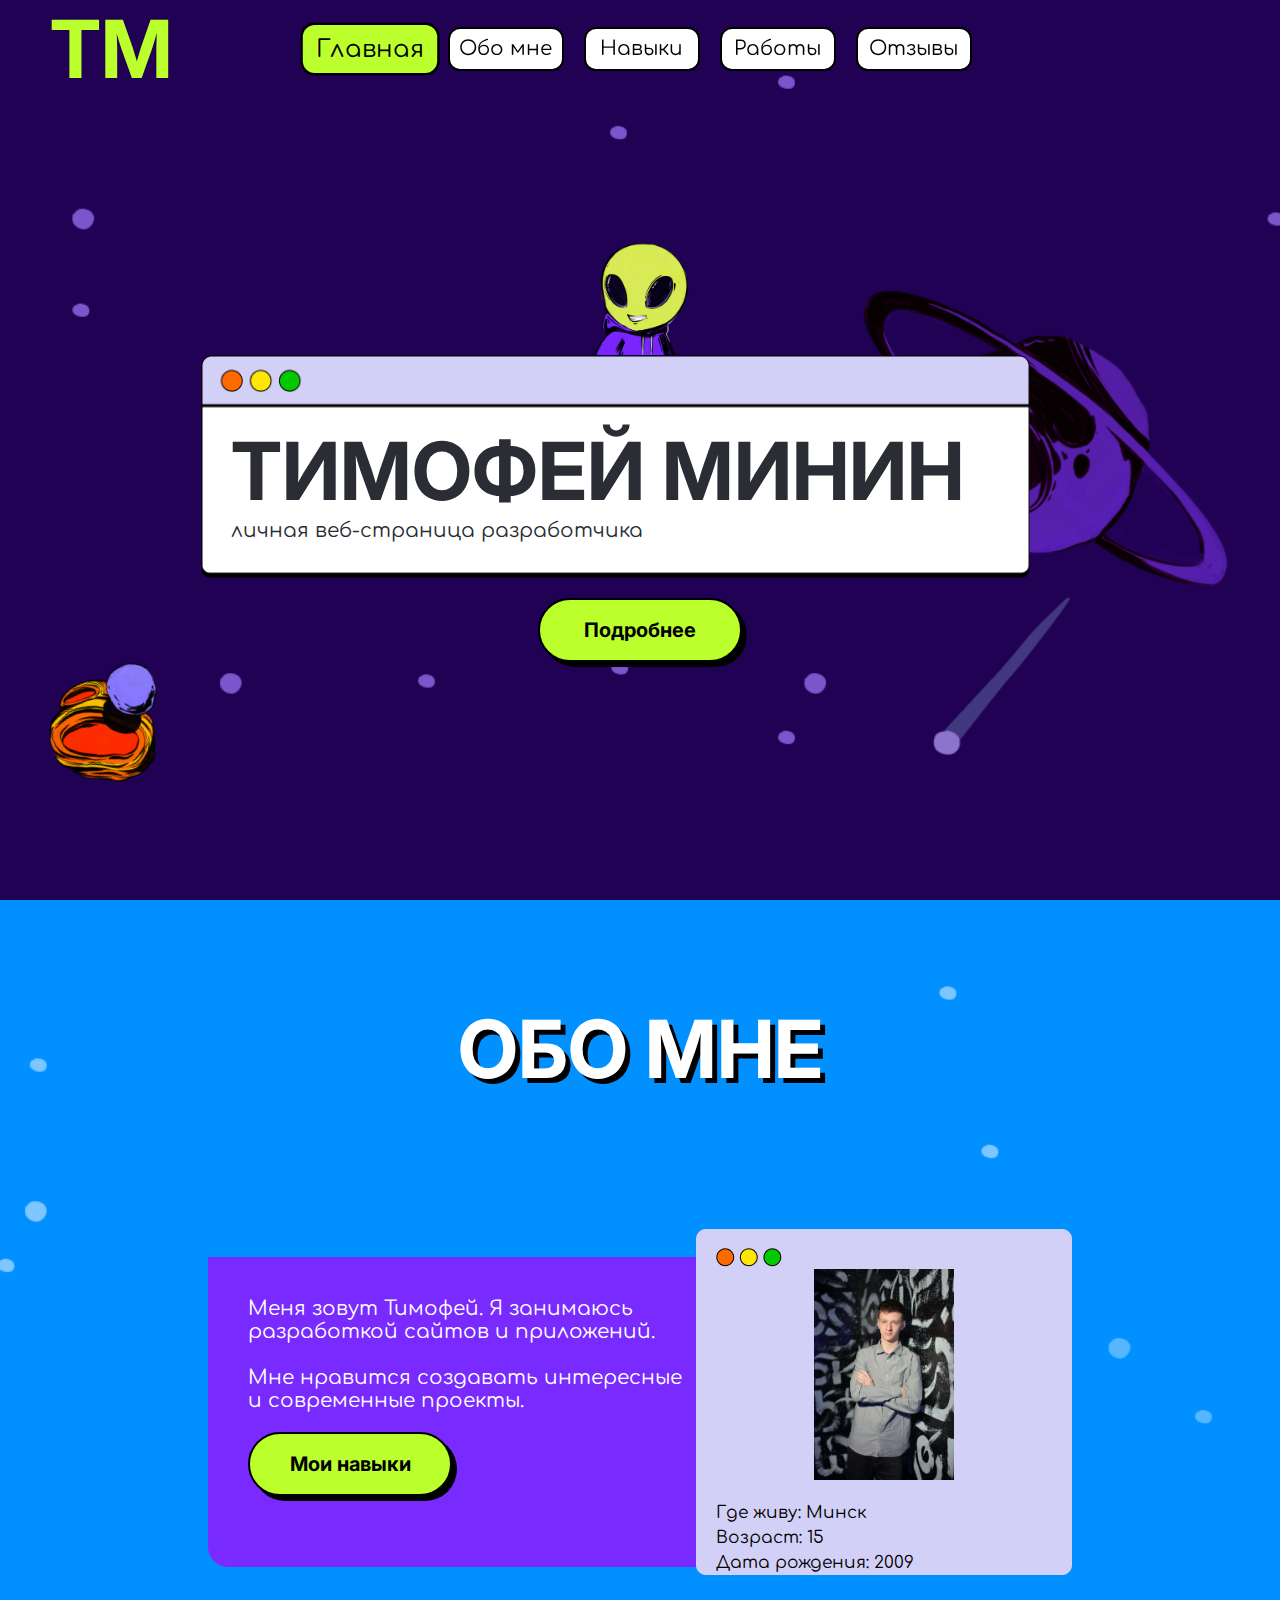
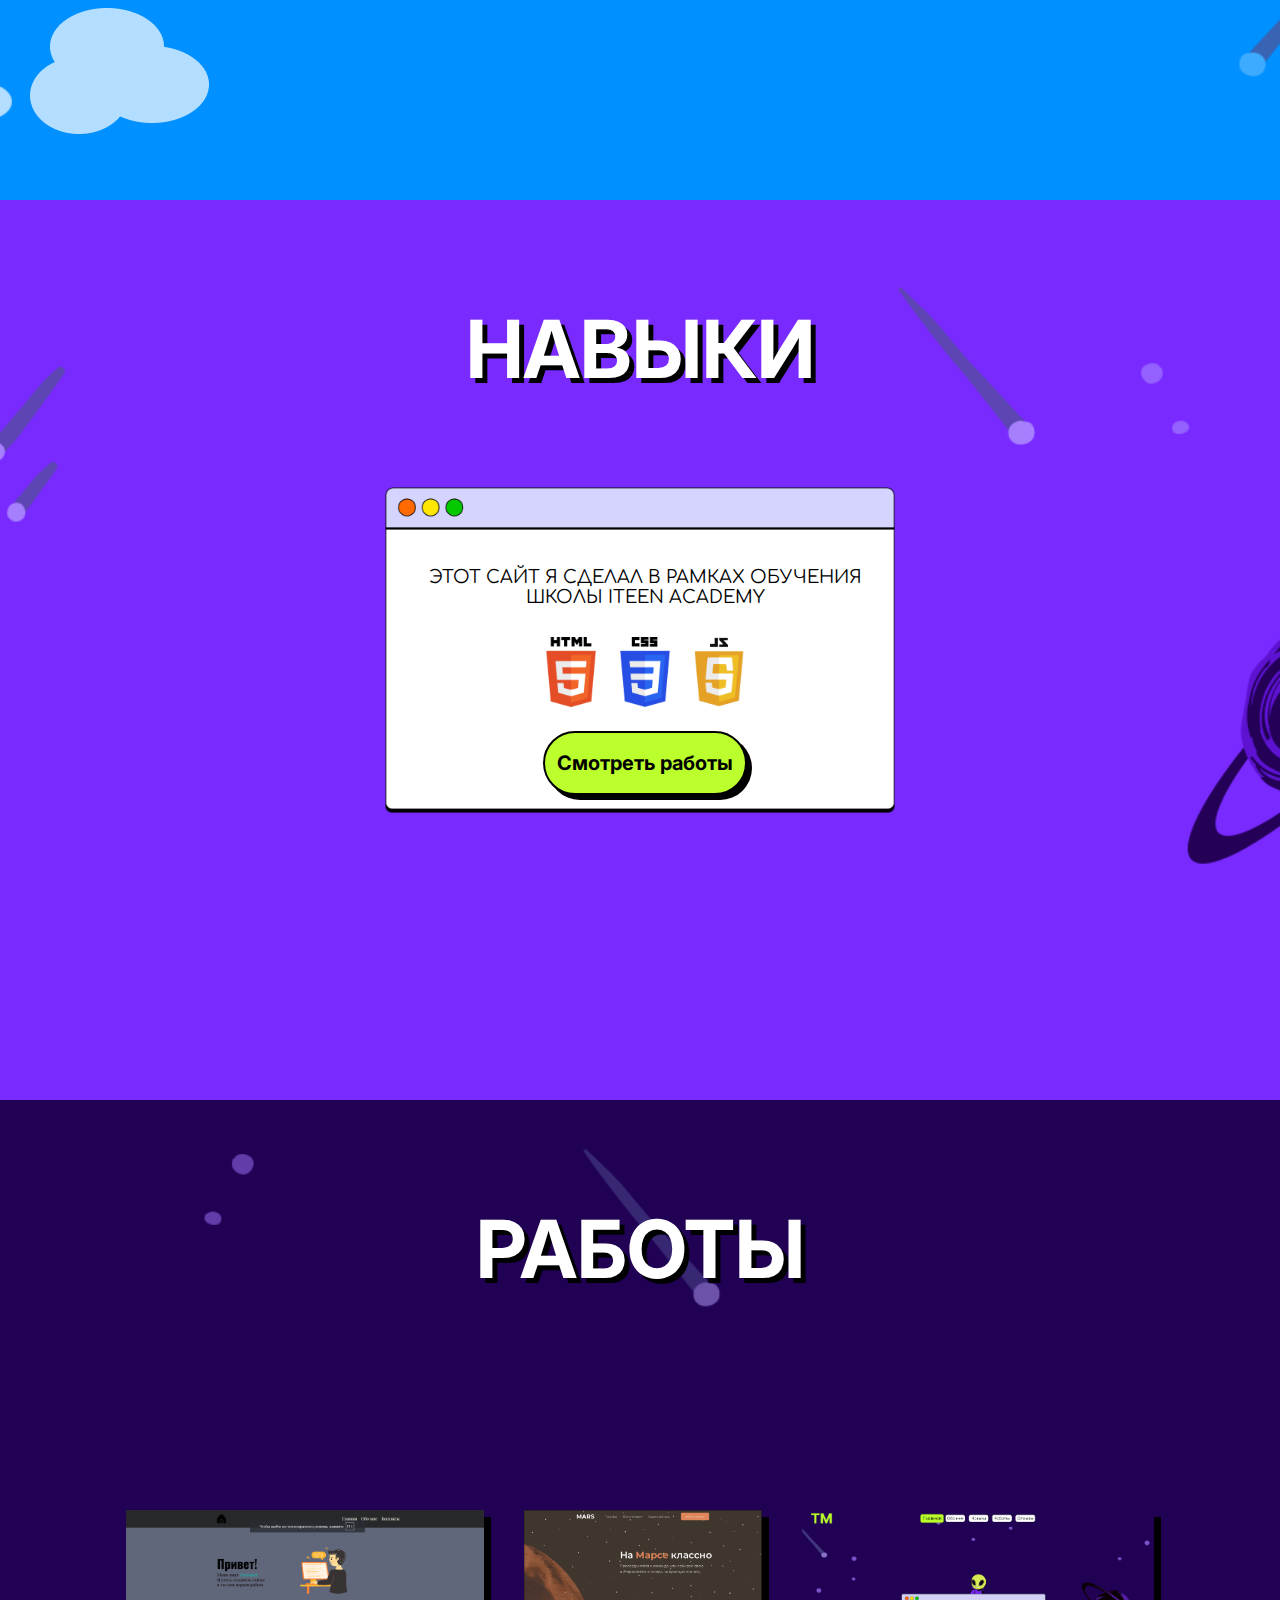
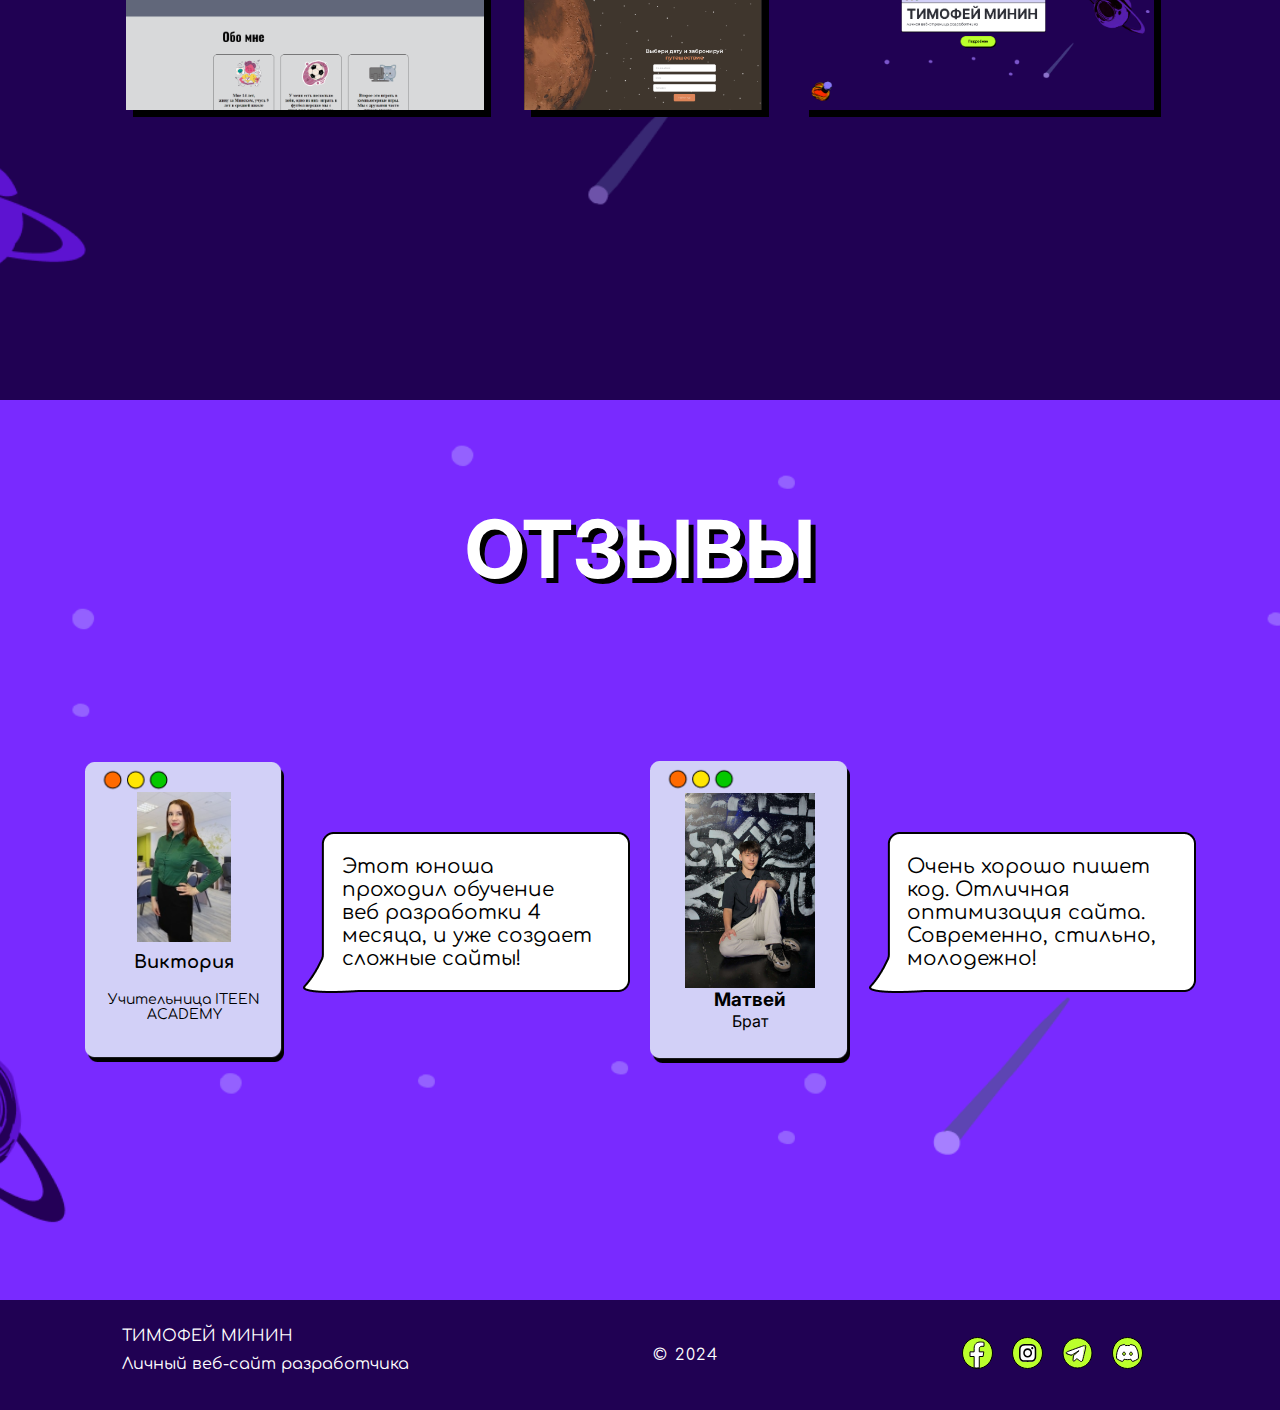
<file: index.html>
<!DOCTYPE html>
<html lang="en">
<head>
    <meta charset="UTF-8">
    <meta name="viewport" content="width=device-width, initial-scale=1.0">
    <title>Document</title>
    <link rel="stylesheet" href="style.css">
</head>
<body>
    <nav>
        <div class="fixed-menu">
            <h1 class="logo">TM</h1>
            <div class="nav-links">
                <a class="nav-link main-link active" href="#main">Главная</a>
                <a class="nav-link about-link" href="#about">Обо мне</a>
                <a class="nav-link skills-link" href="#skills">Навыки</a>
                <a class="nav-link works-link" href="#works">Работы</a>
                <a class="nav-link comments-link" href="#comments">Отзывы</a>
            </div>
            <div class="mobile-button">
                <img class="mobile-btn" src="img/mobile_menu.png" width="40">
                <img class="mobile-btn btn-hide" src="img/close_menu.png" width="40">
            </div>
            <div class="mobile-menu hide">
                <div class="mobile-nav">
                    <div class="mobile-nav-links">
                        <a class="mobile-nav-link" href="#main">Главная</a>
                        <a class="mobile-nav-link" href="#about">Обо мне</a>
                        <a class="mobile-nav-link" href="#skills">Навыки</a>
                        <a class="mobile-nav-link" href="#works">Работы</a>
                        <a class="mobile-nav-link" href="#comments">Отзывы</a>
                    </div>
                </div>
            </div>
        </div>
    </nav>

    <section id="main">
        <div class="main-block">
            <div class="planet"></div>
            <img src="img/maskot.png" width="125">
            <div class="main-content">
                <h1 class="main-title">ТИМОФЕЙ МИНИН</h1>
                <p class="main-subtitle">личная веб-страница разработчика</p>
            </div>
            <div class="button">
                <a href="#about">Подробнее</a>  
            </div>
        </div>
        <div class="moving-planet"></div>
    </section>

    <section id="about">
        <h1 class="title">ОБО МНЕ</h1>
            <div class="about-block">
                <div class="about-content">
                    <div class="about-text">
                        <p class="about-title"> Меня зовут Тимофей. 
                            Я занимаюсь разработкой 
                            сайтов и приложений. <br><br>
                            Мне нравится создавать интересные и 
                            современные проекты.
                        </p>
                        <div class="button">
                            <a href="#skills">Мои навыки</a>  
                        </div>
                    </div>
                </div>
                <div class="about-card">
                    <img src="img/photo.png">
                    <p>Где живу: Минск</p>
                    <p>Возраст: 15</p>
                    <p>Дата рождения: 2009</p>
                </div>
            </div>
            <div class="moving-cloud"></div>
    </section>

    <section id="skills">
        <h1 class="title">НАВЫКИ</h1>
        <div class="skills-block">
            <div class="skills-card">
                <p> ЭТОТ САЙТ Я СДЕЛАЛ
                    В РАМКАХ ОБУЧЕНИЯ ШКОЛЫ
                    ITEEN ACADEMY
                </p>
                <div class="languages">
                    <img src="img/html.png" width="70">
                    <img src="img/css.png" width="70">
                    <img src="img/js.png" width="70">
                </div>
                <div class="button">
                    <a href="#works">Смотреть работы</a>  
                </div>
            </div>
        </div>
    </section>

    <section id="works">
        <h1 class="title">РАБОТЫ</h1>
        <div class="works-block">
            <a href="https://timalegend.github.io/work/"><img src="img/work1.png"></a>
            <a href="https://timalegend.github.io/work1/"><img src="img/work2.png"></a>
            <a href=""><img src="img/work3.png"></a>
        </div>
    </section>

    <section id="comments">
        <h1 class="title">ОТЗЫВЫ</h1>
        <div class="comments-block">
            <div class="comment-card">
                <img src="img/photo1.png">
                <h3>Виктория</h3>
                <p>Учительница ITEEN ACADEMY</p>
            </div>
            <div class="comment">
                <p>
                    Этот юноша проходил обучение 
                    веб разработки 4 месяца, 
                    и уже создает сложные сайты!
                </p>
            </div>
            <div class="comment-card1">
                <img src="img/photo2.png">
                <h3>Матвей</h3>
                <p>Брат</p>
            </div>
            <div class="comment">
                <p>
                    Очень хорошо пишет код. 
                    Отличная оптимизация сайта. 
                    Современно, стильно, молодежно!
                </p>
            </div>
        </div>
    </section>

    <footer>
        <div class="footer-info">
            <p>ТИМОФЕЙ МИНИН </p>
            <p>Личный веб-сайт  разработчика</p>
        </div>
        <div class="footer-year">
            <p>© 2024</p>
        </div>
        <div class="footer-links">
            <a href="#"><img src="img/facebook.svg"></a>
            <a href="#"><img src="img/instagram.svg"></a>
            <a href="#"><img src="img/telegram.svg"></a>
            <a href="#"><img src="img/discord.svg"></a>
        </div>
    </footer>

    <script src="main.js"></script>
</body>
</html>
</file>
<file: style.css>
@import url('https://fonts.googleapis.com/css2?family=Comfortaa:wght@700&family=Inter:wght@700&display=swap');

*{
    margin: 0;
    font-family: 'Inter', sans-serif;
    scroll-behavior: smooth;
}

section{
    background-position: center;
    background-repeat: no-repeat;
    background-size: cover;
    min-height: 100vh;
    position: relative;
}

#main{
    background-image: url(img/bgMAIN.png);
}

 #about{
     background-image: url(img/bgABOUT.png);
 }
 
 #skills{
     background-image: url(img/bgSKILLS.png);
 }
 
 #works{
     background-image: url(img/bgWORKS.png);
 }
 
 #comments{
     background-image: url(img/bgCOMMENTS.png);
 }

 .main-block, .about-block, .skills-block, .works-block, .comments-block{
    display: flex;
    justify-content: center;
    align-items: center;
    min-height: 70vh;
}

.main-block{
    flex-direction: column;
    height: 100vh;
}

.main-content{
    background-image: url(img/form1.png);
    background-repeat: no-repeat;
    background-size: contain;
    width: 849px;
    height: 223px;
    padding-left: 30px;
    z-index: 2;
}

.main-title{
    padding-top: 67px;
    color: #2B2D35;
    font-size: 80px;
}

.main-subtitle{
    color: #2B2D35;
    font-size: 20px;
    font-family: 'Comfortaa';
}

.button{
    width: 200px;
    height: 60px;
    border-radius: 100px;
    border: 2px solid #000;
    background: #BBFF2C;
    display: flex;
    justify-content: center;
    align-items: center;
    box-shadow: 5px 5px 0 #000000;
    margin-top: 20px;
    transition-duration: 0.3s;
}

.button a {
    color: #000;
    font-size: 20px;
    font-weight: 700;
    text-decoration: none;
}

.button:hover{
    background: #a0d826;
}

nav{
    position: fixed;
    top: 0;
    width: 100%;
    z-index: 10;
}

.logo{
    color: #BBFF2C;
    font-size: 80px;
    padding-left: 50px;
}

.fixed-menu{
    display: flex;
    justify-content: space-between;
    align-items: center;
    flex: 1;
}

.nav-links{
    display: flex;
    justify-content: center;
    flex-grow: 1;
    padding-right: 150px;
}

.nav-link{
    width: 112px;
    height: 40px;
    border-radius: 12px;
    border: 2px solid #000;
    background-color: #FFF;
    text-decoration: none;
    color: #000;
    font-size: 20px;
    font-family: 'Comfortaa';
    display: flex;
    justify-content: center;
    align-items: center;
    margin-right: 20px;
    transition-duration: 0.3s;
}

.active, .nav-link:hover{
    background-color: #BBFF2C;
    transform: scale(1.2, 1.2);
}

.mobile-button{
    display: none;
    width: 40px;
    position: absolute;
    right: 20px;
    top: 20px;
}

.hide{
    display: none;
}

.mobile-menu{
    position: absolute;
    top: 0;
    z-index: -1;
    width: 100%;
    background-color: #200153;
    min-height: 100vh;
}

.mobile-nav{
    height: 100vh;
    display: flex;
    flex-direction: column;
    justify-content: center;
    align-items: center;
}





.planet{
    background: url(img/planet.png);
    background-repeat: no-repeat;
    width: 405px;
    height: 330px;
    transform: rotate(-176deg);
    position: absolute;
    right: 20px;
    z-index: 1;
}

.moving-planet{
    background: url(img/moving-planet.png);
    background-repeat: no-repeat;
    width: 200px;
    height: 230px;
    transform: rotate(-15deg);
    position: absolute;
    bottom: 30px;
    left: 30px;
}

@keyframes planet-move {
	from{transform: translateY(0px);}
	to {transform: translateY(70px);}
}

.moving-planet, .moving-cloud, .moving-planet2{
    animation-name: planet-move;
    animation-duration: 2s;
    animation-iteration-count: infinite;
    animation-direction: alternate;
}

.title{
    padding-top: 100px;
    text-align: center;
    color: #FFF;
    font-size: 80px;
    text-shadow: 5px 5px 0 #000000;
}

/* Обо мне */

.about-card img{
    width: 140px;
}

.about-content{
    width: 35%;
    height: 270px;
    border-radius: 0px 0px 0px 20px;
    background: #792AFF;
    padding-left: 40px ;
    padding-top: 40px;
    position: relative;
    display: flex;
}

.about-title{
    color: #FFF;
    font-size: 20px;
    max-width: 463px;
    margin-bottom: 20px;
    font-family: 'Comfortaa';
}

.about-card{
    background-image: url(img/form2.png);
    background-repeat: no-repeat;
    width: 376px;
    height: 346px;
    display: flex;
    flex-direction: column;
    justify-content: center;
    align-items: center;
    padding-top: 20px;
    position: relative;
}

.about-card p{
    color: #000;
    font-size: 17px;
    align-self: start;
    padding-left: 20px;
    line-height: 25px;
    font-family: 'Comfortaa';
}

.about-card img{
    padding-bottom: 20px;
}

.moving-cloud{
    background: url(img/cloud.png);
    background-repeat: no-repeat;
    width: 180px;
    height: 162px;
    position: absolute;
    bottom: 30px;
    left: 30px;
}

/* Навыки */

.skills-card{
    background-image: url(img/form3.png);
    background-repeat: no-repeat;
    background-size: contain;
    height: 450px;
    display: flex;
    flex-direction: column;
    align-items: center;
    margin-top: 100px;
    margin: 20px;
    padding-left: 10px;
}

.skills-card p{
    color: #000;
    font-size: 18px;
    margin-top: 80px;
    margin-bottom: 30px;
    text-align: center;
    max-width: 500px;
    font-family: 'Comfortaa';
}

/* Работы */

 .works-block img{
     height:200px ;
     margin: 0 20px;
     box-shadow: 7px 7px 0 #000000;
 }

/* Отзывы */

 .comments-block{
    justify-content: space-evenly;
    max-width: 1150px;
    margin: auto;
}

.comment-card1{
    padding: 35px;
    background-image: url(img/card.png);
    background-repeat: no-repeat;
    background-position: center;
    background-size: contain;
    height: 300px;
    display: flex;
    flex-direction: column;
    justify-content: center;
    align-items: center;
    max-width: 200px;
}

.comment-card1 img{
    width: 130px;
}

.comment-card{
    background-image: url(img/card.png);
    background-repeat: no-repeat;
    background-position: center;
    background-size: contain;
    height: 300px;
    display: flex;
    flex-direction: column;
    justify-content: center;
    align-items: center;
    max-width: 200px;
}

.comment-card img{
    height: 150px;
}
.comment-card h3{
    font-size: 18px;
    font-family: 'Comfortaa';
    padding: 10px;

}
.comment-card  p{
    font-size: 14px;
    font-family: 'Comfortaa';
    padding: 10px 20px;
    text-align: center;
}

.comment{
    background-image: url(img/comment.png);
    background-repeat: no-repeat;
    background-position: center;
    background-size: contain;
    width: 327px;
    height: 161px;
    display: flex;
    justify-content: center;
    align-items: center;
}
.comment p{
    font-size: 20px;
    font-family: 'Comfortaa';
    max-width: 250px;
}

/* Подвал */

footer{
    background-color: #200153;
    height: 110px;
    display: flex;
    justify-content: space-around;
    align-items: center;
    color: #FFF;
}

.footer-info p{
    font-family: 'Comfortaa';
    padding-bottom: 10px;
}

.footer-year p{
    font-family: 'Comfortaa';
    letter-spacing: 1.5px;
}

.footer-links a{
    margin-right: 15px;
}

.btn-hide{
    display: none;
}
.active{
    background-color: #BBFF2C;
}
.mobile-button{
    display: none;
    padding-top: 10px;
    width: 40px;
    position: absolute;
    right: 20px;
}
.hide{
    display: none;
}
.mobile-menu{
    position: absolute;
    top: 0;
    z-index: -1;
    width: 100%;
    background-color: #200153;
    min-height: 100vh;
}
.mobile-nav{
    height: 110vh;
    display: flex;
    flex-direction: column;
    justify-content: center;
    align-items: center;
}
.mobile-nav-links{
   
    margin-bottom: 30px;
    width: 210px;
    height: 200px;
    color: #FFF;
}
.mobile-nav-link{
    width: 112px;
    height: 40px;
    border-radius: 12px;
    border: 2px solid #000;
    background-color: #FFF;
    text-decoration: none;
    color: #000;
    font-size: 20px;
    font-family: 'Comfortaa';
    display: flex;
    justify-content: center;
    align-items: center;
    margin-right: 20px;
    transition-duration: 0.3s;
     z-index: 2;
    margin-bottom: 30px;
    width: 210px;
    height: 50px;
}
.active, .mobile-nav-link:hover{
    background-color: #BBFF2C;
    transform: scale(1.2, 1.2);
}
.off-scroll{
    overflow: hidden;
}







@media ( max-width: 600px) {
    .nav-link {
        display: none;
    }

    .logo{
        font-size: 40px;
        padding-left: 20px;
        padding-top: 10px;
    }
    .main-content{
        max-width: 320px;
    }
    .main-title{
        padding-top: 30PX;
        font-size: 30PX;
    }
    .main-subtitle{
        font-size: 15PX;
    }
    .planet, .moving-cloud, .moving-planet2, .moving-planet {
        display: none;
    }
    .title{
        font-size: 50px;
        padding-top: 30px;
    }
    .about-block{
        flex-direction: column;
        margin-top: 20px;
        padding: 0;
    }
    .about-card{
        order: 1;
        background-size: contain;
        padding-top: 20px;
        width: 326px;
        height: 296px;
    }
    .about-card img{
        width: 85%;
    }
    .about-content{
        width: 75%;
        height: 250px;
        margin-bottom: 20px;
    }
    .about-title{
        font-size: 18px;
    }
    .skills-card{
        margin: 20px;
        padding-left: 10px;
        background-size: contain;
    }
    .skills-card p{
        font-size: 16px;
        margin-top: 15%;
        margin-bottom: 20px;
    }
    .skills-section{
        min-height: 60vh;
    }
    .skills-card .button{
        position: absolute;
        bottom: 100px;
    }
    .works-block{
        flex-direction: column;
        padding: 20px 0;
    }
    .works-block img{
        margin: 20px 0;
        width: 80%;
    }
    .comments-block{
        flex-direction: column;
        align-items: center;
        justify-content: flex-start;
        margin: 0 auto;
        padding-top: 50px;
    }
    .comment{
        background-image: url(img/comment-mobile.png);
    }
    .comment p{
        font-size: 15px;
        max-width: 290px;
    }
    footer{
        height: 200px;
        flex-direction: column;
        justify-content: space-evenly;
        align-items: center;
    }
    .footer-info{
        text-align: center;
    }
    .button{
        width: 150px;
        height: 40px;
        z-index: 2;
    }
    .button a{
        font-size: 15px;
    }
    .mobile-button{
        display: block;
    }
    .about-card img{
        width: 110px;
    }
}

@media ( min-width: 601px) and (max-width: 1000px) {
    .nav-link {
        display: none;
    }
    .logo{
        font-size: 100px;
        padding-left: 50px;
        padding-top: 25px;
    }
    .main-content{
        max-width: 800px;
    }
    .main-title{
        padding-top: 70PX;
        font-size: 70PX;
    }
    .main-subtitle{
        font-size: 40PX;
    }
    .planet, .moving-cloud, .moving-planet2, .moving-planet {
        display: none;
    }
    .title{
        font-size: 110px;
        padding-top: 70px;
    }
    .about-block{
        flex-direction: column;
        margin-top: 110px;
        padding: 0;
    }
    .about-card{
        order: 1;
        background-size: contain;
        padding-top: 110px;
        width: 600px;
        height: 410px;
    }
    .about-card img{
        width: 85%;
    }
    .about-content{
        width: 75%;
        height: 500px;
        margin-bottom: 50px;
    }
    .about-title{
        font-size: 35px;
    }
    .skills-card{
        height: 400px;
        width: 600px;
        margin: 10px;
        padding-left: 30px;
        background-size: contain;
    }
    .skills-card p{
        font-size: 40px;
        margin-top: 15%;
        margin-bottom: 34px;
    }
    .skills-section{
        min-height: 60vh;
    }
    .skills-card .button{
        height: 100px;
        width: 400px;
        position: absolute;
        bottom: 250px;
    }
    .works-block{
        flex-direction: column;
        padding: 50px 0;
    }
    .works-block img{
        margin: 50px 0;
        width: 80%;
    }
    .comments-block{
        flex-direction: column;
        align-items: center;
        justify-content: flex-start;
        margin: 0 auto;
        padding-top: 10px;
    }
    .comment{
        background-image: url(img/comment-mobile.png);
    }
    .comment p{
        font-size: 15px;
        max-width: 290px;
    }
    footer{
        height: 200px;
        flex-direction: column;
        justify-content: space-evenly;
        align-items: center;
    }
    .footer-info{
        text-align: center;
    }
    .mobile-button{
        display: block;
    }
}
</file>
